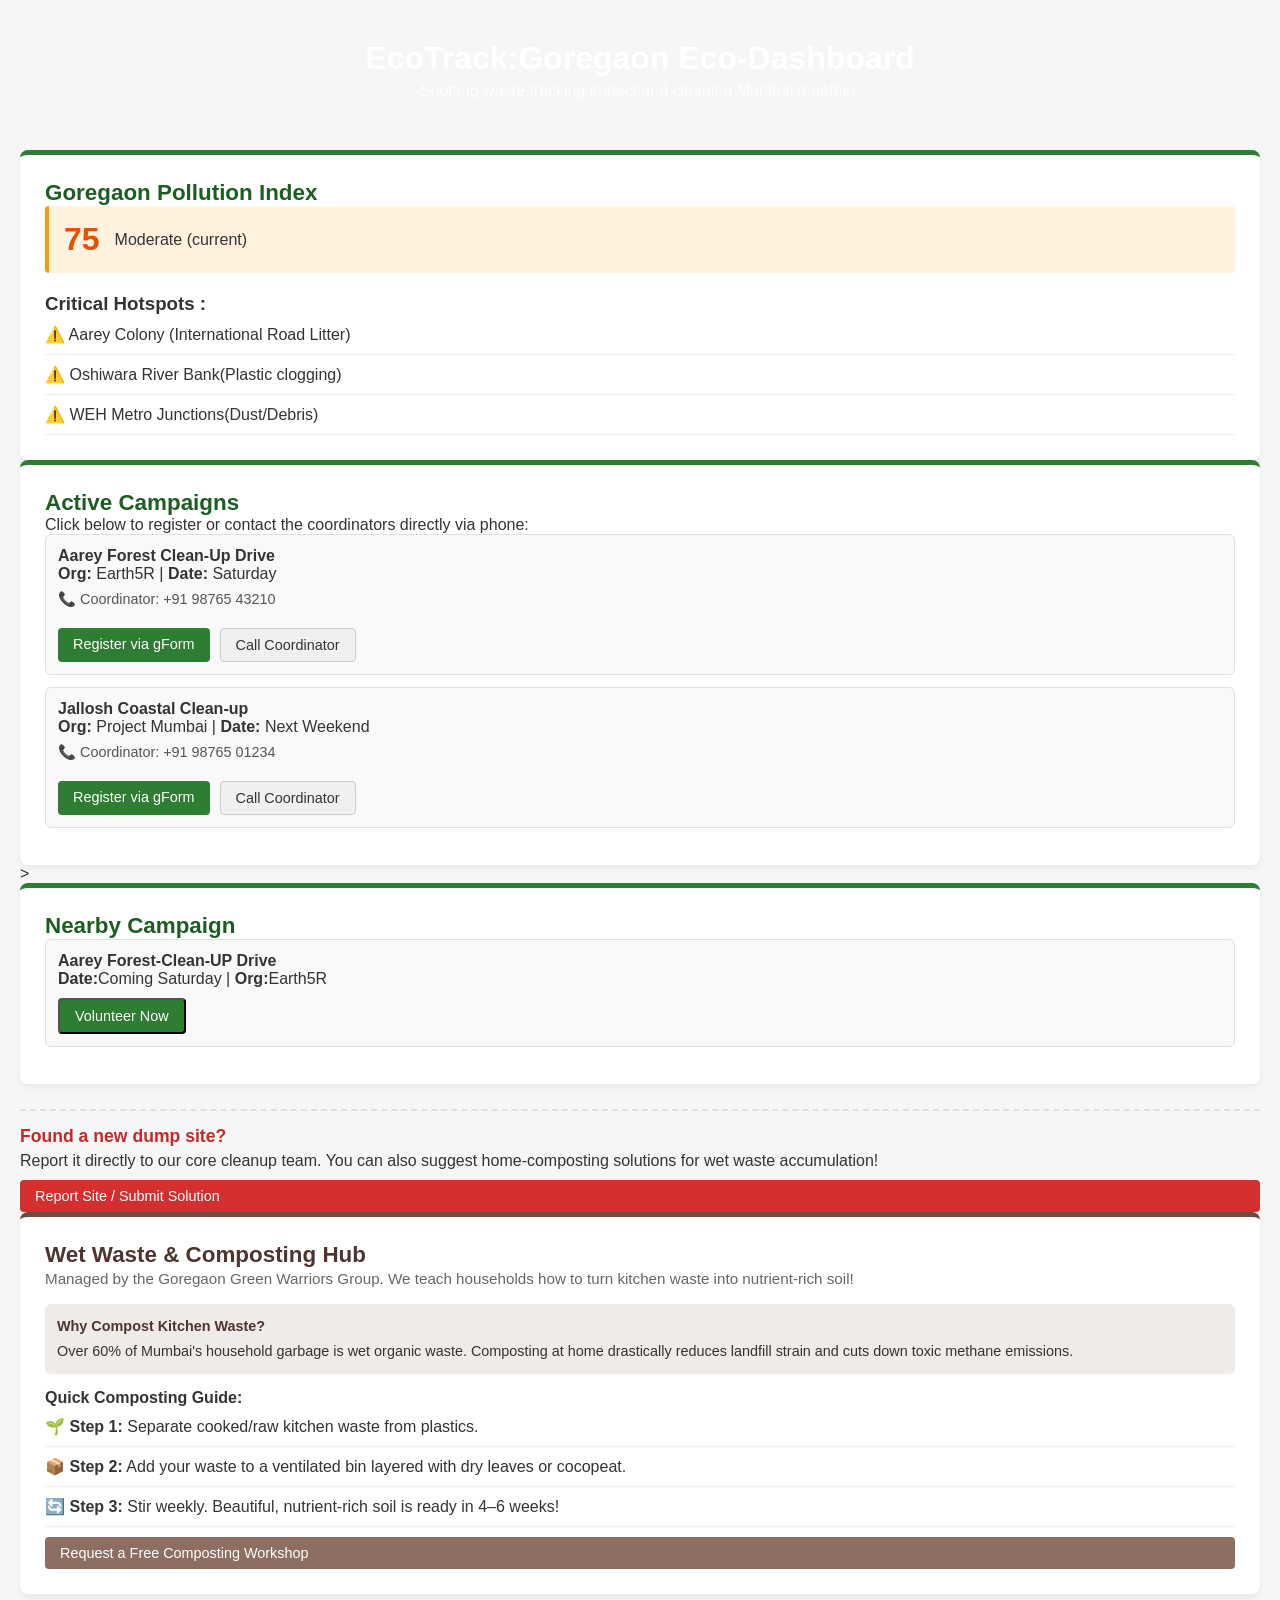
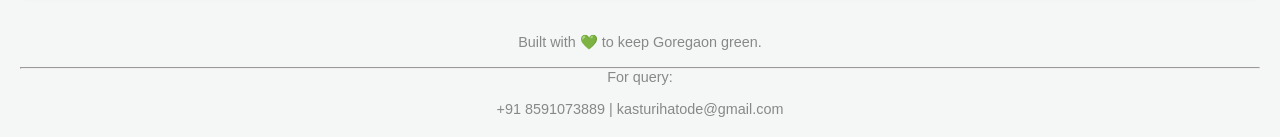
<file: index.html>
<!DOCTYPE html>
<html lang="en">

<head>
    <meta charset="UTF-8">
    <meta name="viewport" content="width = device-width,initial-scale = 1.0">
    <title>EcoTrack Goregaon</title>
    <link rel="stylesheet" href="style.css">
</head>

<body>

    <header class="main-header">
        <h1>EcoTrack:Goregaon Eco-Dashboard</h1>
        <p>Spotting waste,tracking impact,and cleaning Mumbai together.</p>
    </header>
    <main class="dashboard-container">

        <!--SECTION 1:POLLUTION INDEX-->

        <section class="card pollution-box">
            <h2>Goregaon Pollution Index</h2>
            <div class="aqi-badge">
                <span class="aqi-num">75</span>
                <span class="aqi-status">Moderate (current)</span>
            </div>
            <h3>Critical Hotspots : </h3>
            <ul>
                <li>⚠️ Aarey Colony (International Road Litter)</li>
                <li>⚠️ Oshiwara River Bank(Plastic clogging)</li>
                <li>⚠️ WEH Metro Junctions(Dust/Debris)</li>
            </ul>
        </section>

        <!-- SECTION 2: NEARBY CAMPAIGNS & CONTACTS -->
        <section class="card campaign-box">
            <h2>Active Campaigns</h2>
            <p>Click below to register or contact the coordinators directly via phone:</p>

            <div class="campaign-item">
                <h4>Aarey Forest Clean-Up Drive</h4>
                <p><strong>Org:</strong> Earth5R | <strong>Date:</strong> Saturday</p>
                <p class="contact-info">📞 Coordinator: +91 98765 43210</p>
                <div class="action-buttons">
                    <!-- Paste your Google Form URL inside href="..." -->
                    <a href="https://docs.google.com/forms/d/e/1FAIpQLSfRad61woTZu24SVTiP5c19MCxkh9Nwj5m_m9GhPQUNgiiftA/viewform?usp=header"
                        target="_blank" class="btn">Register via gForm</a>
                    <a href="tel:+91 8591073889" class="btn btn-secondary">Call Coordinator</a>
                </div>
            </div>

            <div class="campaign-item">
                <h4>Jallosh Coastal Clean-up</h4>
                <p><strong>Org:</strong> Project Mumbai | <strong>Date:</strong> Next Weekend</p>
                <p class="contact-info">📞 Coordinator: +91 98765 01234</p>
                <div class="action-buttons">
                    <!-- Paste your Google Form URL inside href="..." -->
                    <a href="https://docs.google.com/forms/d/e/1FAIpQLScT5Bg3nO4hz_8Oov3rBMi45OaL6nkvok1NahXNwFlqKpDMNQ/viewform?usp=publish-editor"
                        target="_blank" class="btn">Register via gForm</a>
                    <a href="tel:+91 8591073889" class="btn btn-secondary">Call Coordinator</a>
                </div>
            </div>
        </section>

        <!--SECTION3:CAMPAIGNS YOU CAN JOIN-->>
        <section class="card campaign-box">
            <h2>Nearby Campaign</h2>
            <div class="campaign-item">
                <h4>Aarey Forest-Clean-UP Drive</h4>
                <p><strong>Date:</strong>Coming Saturday | <strong>Org:</strong>Earth5R</p>
                <button class="btn" onclick="confirmVolunteer()">Volunteer Now</button>
              
            </div>
        </section>
        <!-- includes the gForm solution reporting -->
        <div class="report-box">
            <h3>Found a new dump site?</h3>
            <p>Report it directly to our core cleanup team. You can also suggest home-composting solutions for wet waste
                accumulation!</p>
            <a href="https://forms.google.com/YOUR-REPORT-FORM" target="_blank" class="btn btn-alert">Report Site /
                Submit Solution</a>
        </div>
        <!-- SECTION 3: WET WASTE & COMPOSTING AWARENESS (NEW 3RD GROUP) -->
        <section class="card compost-box">
            <h2>Wet Waste & Composting Hub</h2>
            <p class="section-intro">Managed by the Goregaon Green Warriors Group. We teach households how to turn
                kitchen waste into nutrient-rich soil!</p>

            <div class="compost-card">
                <h4>Why Compost Kitchen Waste?</h4>
                <p>Over 60% of Mumbai's household garbage is wet organic waste. Composting at home drastically reduces
                    landfill strain and cuts down toxic methane emissions.</p>
            </div>

            <div class="compost-resources">
                <h4>Quick Composting Guide:</h4>
                <ul>
                    <li>🌱 <strong>Step 1:</strong> Separate cooked/raw kitchen waste from plastics.</li>
                    <li>📦 <strong>Step 2:</strong> Add your waste to a ventilated bin layered with dry leaves or
                        cocopeat.</li>
                    <li>🔄 <strong>Step 3:</strong> Stir weekly. Beautiful, nutrient-rich soil is ready in 4–6 weeks!
                    </li>
                </ul>
            </div>

            <a href="https://forms.google.com/YOUR-COMPOST-FORM" target="_blank" class="btn btn-compost">Request a Free
                Composting Workshop</a>
        </section>
    </main>
    <footer class="main-footer">
        <p>Built with 💚 to keep Goregaon green.</p><br>
        <hr>
        <p>For query:
        <p><br>
        <p>+91 8591073889 | kasturihatode@gmail.com</p>
    </footer>
    <script>
    function confirmVolunteer() {
    let response = confirm("Are you sure you want to volunteer for this campaign?");
    if (response) {
        // What happens if they click "Yes/OK"
        alert("Thank you for volunteering!");
        // window.location.href = "your-success-page.html"; // Optional redirect
    } else {
        // What happens if they click "No/Cancel"
        console.log("User canceled.");
    }
}
</script>
</body>

</html>
</file>
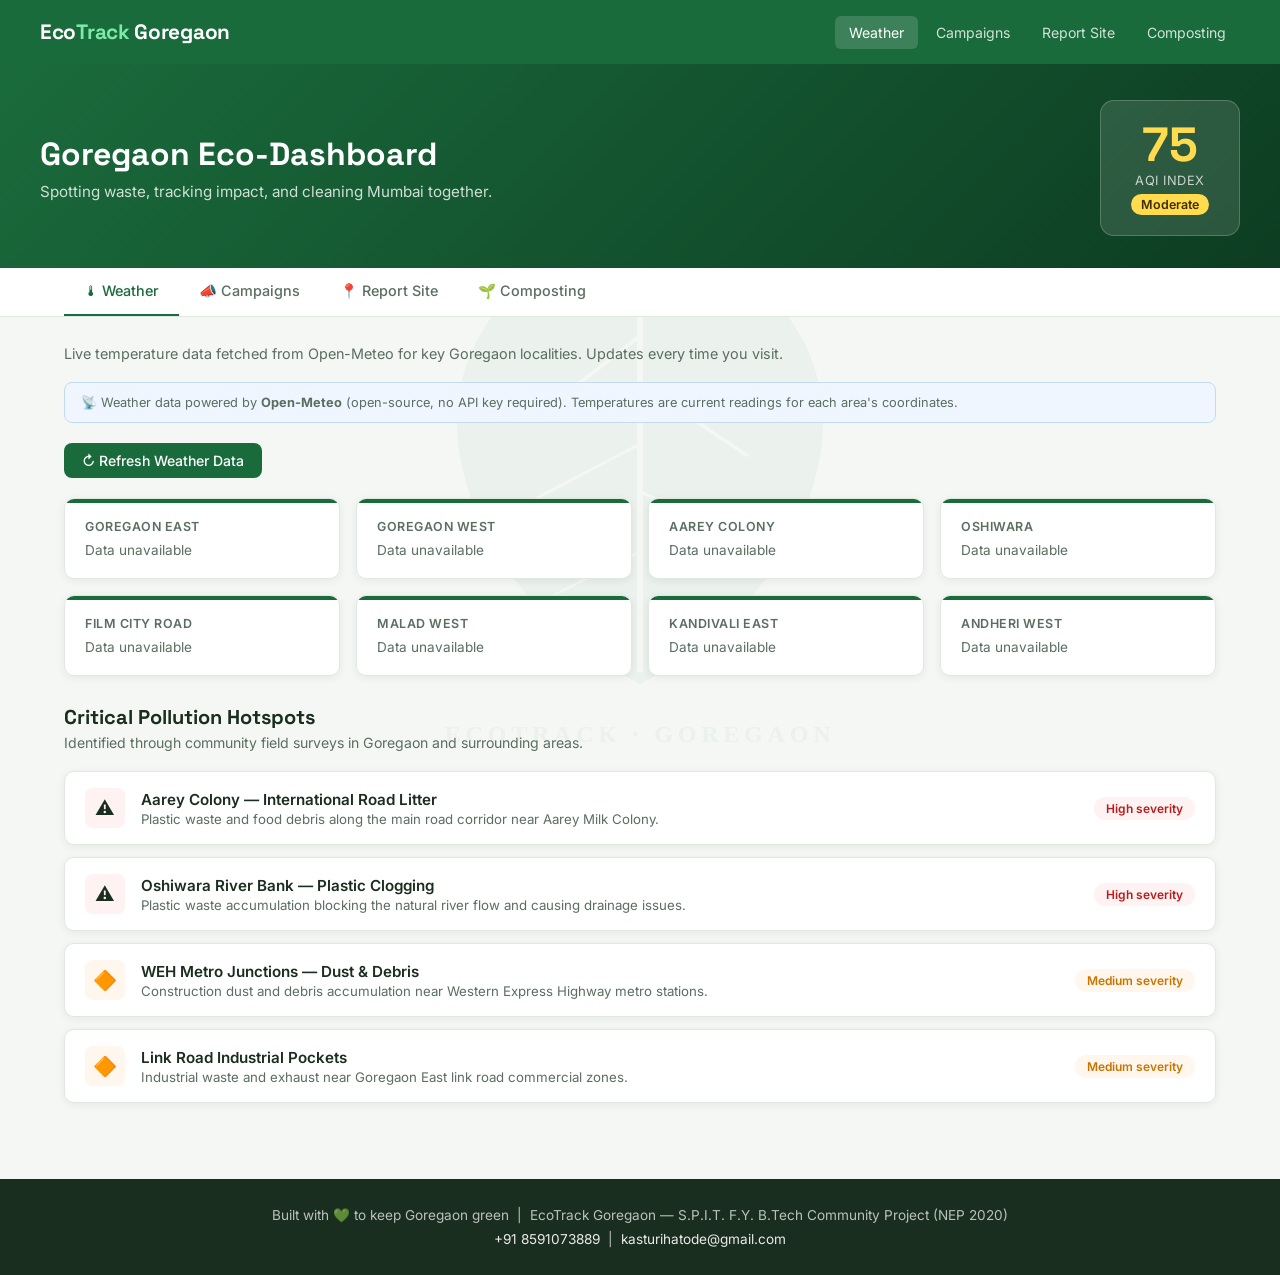
<file: ecotrack_goregaon.html>
<!DOCTYPE html>
<html lang="en">
<head>
<meta charset="UTF-8">
<meta name="viewport" content="width=device-width,initial-scale=1.0">
<title>EcoTrack Goregaon</title>
<link rel="preconnect" href="https://fonts.googleapis.com">
<link href="https://fonts.googleapis.com/css2?family=Inter:wght@400;500;600&family=Space+Grotesk:wght@500;700&display=swap" rel="stylesheet">
<style>
*{margin:0;padding:0;box-sizing:border-box;}
:root{
  --green:#1a6b3c;--green-light:#e8f5ee;--green-mid:#2d8653;
  --amber:#c97400;--amber-light:#fff7e6;
  --red:#b91c1c;--red-light:#fef2f2;
  --blue:#1a56a4;--blue-light:#eff6ff;
  --bg:#f5f7f5;--surface:#fff;--border:#e0e8e2;
  --text:#1a2e1f;--muted:#5a6e61;
  --radius:10px;--shadow:0 2px 8px rgba(0,40,20,0.07);
}
body{font-family:'Inter',sans-serif;background:var(--bg);color:var(--text);min-height:100vh;position:relative;}
.watermark{position:fixed;inset:0;pointer-events:none;z-index:0;display:flex;align-items:center;justify-content:center;overflow:hidden;}
.watermark svg{width:min(70vw,600px);height:auto;opacity:0.045;}
.header,.tabs-bar,.hero,.main,.footer{position:relative;z-index:1;}

/* Header */
.header{background:var(--green);color:#fff;padding:0 24px;}
.header-inner{max-width:1200px;margin:0 auto;display:flex;align-items:center;justify-content:space-between;height:64px;}
.logo{font-family:'Space Grotesk',sans-serif;font-size:1.3rem;font-weight:700;letter-spacing:-0.3px;}
.logo span{color:#7deba8;}
.nav{display:flex;gap:4px;}
.nav a{color:rgba(255,255,255,0.8);text-decoration:none;padding:8px 14px;border-radius:6px;font-size:0.88rem;cursor:pointer;transition:background 0.15s;}
.nav a:hover,.nav a.active{background:rgba(255,255,255,0.15);color:#fff;}

/* Hero strip */
.hero{background:linear-gradient(135deg,#1a6b3c 0%,#0d3d22 100%);color:#fff;padding:36px 24px 32px;}
.hero-inner{max-width:1200px;margin:0 auto;display:grid;grid-template-columns:1fr auto;gap:24px;align-items:center;}
.hero h1{font-family:'Space Grotesk',sans-serif;font-size:2rem;font-weight:700;line-height:1.2;margin-bottom:8px;}
.hero p{opacity:.8;font-size:0.95rem;}
.aqi-hero{background:rgba(255,255,255,0.12);border:1px solid rgba(255,255,255,0.2);border-radius:14px;padding:20px 28px;text-align:center;min-width:140px;}
.aqi-num{font-family:'Space Grotesk',sans-serif;font-size:3rem;font-weight:700;color:#ffdb4d;line-height:1;}
.aqi-label{font-size:0.8rem;opacity:.75;margin-top:4px;text-transform:uppercase;letter-spacing:.5px;}
.aqi-status{display:inline-block;margin-top:6px;background:#ffdb4d;color:#3d2f00;font-size:0.78rem;font-weight:600;padding:3px 10px;border-radius:20px;}

/* Tabs */
.tabs-bar{background:var(--surface);border-bottom:1px solid var(--border);position:sticky;top:0;z-index:100;}
.tabs-inner{max-width:1200px;margin:0 auto;display:flex;padding:0 24px;}
.tab{padding:14px 20px;font-size:0.9rem;font-weight:500;color:var(--muted);cursor:pointer;border-bottom:2.5px solid transparent;transition:all 0.15s;white-space:nowrap;}
.tab.active{color:var(--green);border-bottom-color:var(--green);}
.tab:hover{color:var(--text);}

/* Main */
.main{max-width:1200px;margin:0 auto;padding:28px 24px;}
.section{display:none;}
.section.active{display:block;}

/* Weather Grid */
.weather-intro{font-size:0.9rem;color:var(--muted);margin-bottom:20px;}
.weather-grid{display:grid;grid-template-columns:repeat(auto-fill,minmax(220px,1fr));gap:16px;margin-bottom:28px;}
.weather-card{background:var(--surface);border:1px solid var(--border);border-radius:var(--radius);padding:20px;box-shadow:var(--shadow);position:relative;overflow:hidden;}
.weather-card::before{content:'';position:absolute;top:0;left:0;right:0;height:4px;background:var(--green);}
.weather-card.hot::before{background:#e05c00;}
.weather-card.cool::before{background:#2277cc;}
.wc-name{font-size:0.78rem;font-weight:600;color:var(--muted);text-transform:uppercase;letter-spacing:.5px;margin-bottom:8px;}
.wc-temp{font-family:'Space Grotesk',sans-serif;font-size:2.4rem;font-weight:700;color:var(--text);line-height:1;}
.wc-unit{font-size:1rem;color:var(--muted);}
.wc-meta{margin-top:10px;display:flex;gap:12px;flex-wrap:wrap;}
.wc-pill{font-size:0.78rem;background:var(--bg);border:1px solid var(--border);border-radius:20px;padding:3px 10px;color:var(--muted);}
.wc-pill.rain{background:var(--blue-light);color:var(--blue);border-color:#c3daf5;}
.loading-pulse{animation:pulse 1.4s ease-in-out infinite;}
@keyframes pulse{0%,100%{opacity:1;}50%{opacity:.4;}}
.weather-note{font-size:0.8rem;color:var(--muted);background:var(--blue-light);border:1px solid #c3daf5;border-radius:8px;padding:12px 16px;margin-bottom:20px;}
.refresh-btn{background:var(--green);color:#fff;border:none;border-radius:8px;padding:9px 18px;font-size:0.88rem;font-weight:500;cursor:pointer;margin-bottom:20px;font-family:inherit;transition:background 0.15s;}
.refresh-btn:hover{background:var(--green-mid);}
.refresh-btn:disabled{opacity:.5;cursor:not-allowed;}

/* Hotspots */
.section-heading{font-family:'Space Grotesk',sans-serif;font-size:1.25rem;font-weight:700;margin-bottom:4px;}
.section-sub{font-size:0.88rem;color:var(--muted);margin-bottom:20px;}
.hotspot-list{display:flex;flex-direction:column;gap:12px;}
.hotspot{background:var(--surface);border:1px solid var(--border);border-radius:var(--radius);padding:16px 20px;display:flex;align-items:center;gap:16px;box-shadow:var(--shadow);}
.hotspot-icon{width:40px;height:40px;border-radius:8px;display:flex;align-items:center;justify-content:center;font-size:1.2rem;flex-shrink:0;}
.hotspot-icon.high{background:#fef2f2;}
.hotspot-icon.med{background:#fff7ed;}
.hs-name{font-weight:600;font-size:0.95rem;}
.hs-desc{font-size:0.83rem;color:var(--muted);margin-top:2px;}
.hs-badge{margin-left:auto;font-size:0.75rem;font-weight:600;padding:4px 12px;border-radius:20px;white-space:nowrap;}
.hs-badge.high{background:#fef2f2;color:var(--red);}
.hs-badge.med{background:#fff7ed;color:#c97400;}

/* Campaigns */
.campaigns-grid{display:grid;grid-template-columns:repeat(auto-fill,minmax(320px,1fr));gap:20px;}
.camp-card{background:var(--surface);border:1px solid var(--border);border-radius:var(--radius);padding:22px;box-shadow:var(--shadow);}
.camp-header{display:flex;justify-content:space-between;align-items:flex-start;margin-bottom:12px;}
.camp-title{font-weight:600;font-size:1rem;line-height:1.3;}
.camp-badge{font-size:0.72rem;font-weight:600;padding:3px 10px;border-radius:20px;flex-shrink:0;margin-left:8px;}
.camp-badge.active{background:#e8f5ee;color:var(--green);}
.camp-badge.upcoming{background:var(--amber-light);color:var(--amber);}
.camp-org{font-size:0.82rem;color:var(--muted);margin-bottom:10px;}
.camp-meta{display:flex;flex-direction:column;gap:6px;margin-bottom:14px;}
.camp-row{display:flex;align-items:flex-start;gap:8px;font-size:0.84rem;}
.camp-row-icon{color:var(--muted);flex-shrink:0;margin-top:1px;}
.camp-row span{color:var(--muted);}
.camp-row strong{color:var(--text);}
.camp-actions{display:flex;gap:8px;flex-wrap:wrap;}
.btn{display:inline-block;padding:8px 16px;border-radius:8px;font-size:0.85rem;font-weight:500;cursor:pointer;text-decoration:none;border:none;font-family:inherit;transition:all 0.15s;}
.btn-primary{background:var(--green);color:#fff;}
.btn-primary:hover{background:var(--green-mid);}
.btn-outline{background:transparent;border:1px solid var(--border);color:var(--text);}
.btn-outline:hover{background:var(--bg);}
.btn-danger{background:var(--red);color:#fff;}
.btn-danger:hover{background:#991b1b;}

/* Report form */
.report-form{background:var(--surface);border:1px solid var(--border);border-radius:var(--radius);padding:28px;box-shadow:var(--shadow);max-width:720px;}
.form-group{margin-bottom:20px;}
.form-label{display:block;font-size:0.85rem;font-weight:600;margin-bottom:6px;color:var(--text);}
.form-label span{color:var(--red);margin-left:2px;}
.form-input,.form-select,.form-textarea{width:100%;padding:10px 14px;border:1px solid var(--border);border-radius:8px;font-size:0.9rem;font-family:inherit;color:var(--text);background:var(--surface);transition:border-color 0.15s;}
.form-input:focus,.form-select:focus,.form-textarea:focus{outline:none;border-color:var(--green);box-shadow:0 0 0 3px rgba(26,107,60,0.1);}
.form-textarea{resize:vertical;min-height:100px;}
.upload-zone{border:2px dashed var(--border);border-radius:var(--radius);padding:32px;text-align:center;cursor:pointer;transition:all 0.15s;background:var(--bg);position:relative;}
.upload-zone:hover{border-color:var(--green);background:var(--green-light);}
.upload-zone.drag-over{border-color:var(--green);background:var(--green-light);}
.upload-icon{font-size:2rem;margin-bottom:8px;color:var(--muted);}
.upload-text{font-size:0.9rem;color:var(--muted);}
.upload-text strong{color:var(--green);}
.upload-sub{font-size:0.78rem;color:var(--muted);margin-top:4px;}
#fileInput{position:absolute;inset:0;opacity:0;cursor:pointer;}
.preview-grid{display:grid;grid-template-columns:repeat(auto-fill,minmax(110px,1fr));gap:10px;margin-top:14px;}
.preview-item{position:relative;aspect-ratio:1;border-radius:8px;overflow:hidden;border:1px solid var(--border);}
.preview-item img{width:100%;height:100%;object-fit:cover;}
.preview-remove{position:absolute;top:4px;right:4px;background:rgba(0,0,0,0.6);color:#fff;border:none;border-radius:50%;width:22px;height:22px;display:flex;align-items:center;justify-content:center;cursor:pointer;font-size:0.7rem;}
.form-row{display:grid;grid-template-columns:1fr 1fr;gap:16px;}
.severity-group{display:flex;gap:8px;flex-wrap:wrap;}
.severity-btn{padding:7px 16px;border-radius:20px;border:1px solid var(--border);background:var(--bg);font-size:0.83rem;cursor:pointer;font-family:inherit;transition:all 0.15s;}
.severity-btn.selected.low{background:#e8f5ee;border-color:#a7d5b8;color:var(--green);}
.severity-btn.selected.med{background:#fff7ed;border-color:#fbbf84;color:var(--amber);}
.severity-btn.selected.high{background:var(--red-light);border-color:#fca5a5;color:var(--red);}
.submit-btn{width:100%;padding:13px;background:var(--green);color:#fff;border:none;border-radius:8px;font-size:0.95rem;font-weight:600;cursor:pointer;font-family:inherit;transition:background 0.15s;}
.submit-btn:hover{background:var(--green-mid);}
.success-banner{background:#e8f5ee;border:1px solid #a7d5b8;border-radius:8px;padding:16px 20px;color:var(--green);font-weight:500;margin-bottom:20px;display:none;}

/* Composting */
.info-card{background:var(--surface);border:1px solid var(--border);border-radius:var(--radius);padding:24px;box-shadow:var(--shadow);margin-bottom:20px;}
.info-card h3{font-family:'Space Grotesk',sans-serif;font-size:1rem;font-weight:700;margin-bottom:12px;}
.steps-list{display:flex;flex-direction:column;gap:12px;}
.step{display:flex;gap:14px;align-items:flex-start;}
.step-num{width:28px;height:28px;background:var(--green);color:#fff;border-radius:50%;display:flex;align-items:center;justify-content:center;font-size:0.8rem;font-weight:700;flex-shrink:0;margin-top:1px;}
.step-text{font-size:0.9rem;line-height:1.5;}
.step-text strong{color:var(--green);}
.tip-grid{display:grid;grid-template-columns:repeat(auto-fill,minmax(220px,1fr));gap:14px;margin-top:16px;}
.tip{background:var(--green-light);border:1px solid #c3dba8;border-radius:8px;padding:14px 16px;font-size:0.85rem;line-height:1.5;}
.tip strong{display:block;color:var(--green);margin-bottom:4px;font-size:0.88rem;}

/* Footer */
.footer{background:var(--text);color:rgba(255,255,255,0.7);text-align:center;padding:28px 24px;font-size:0.85rem;margin-top:48px;}
.footer a{color:rgba(255,255,255,0.9);text-decoration:none;}

/* Responsive */
@media(max-width:640px){
  .hero-inner{grid-template-columns:1fr;}
  .aqi-hero{display:none;}
  .form-row{grid-template-columns:1fr;}
  .tabs-inner{overflow-x:auto;}
  .header-inner{gap:12px;}
  .nav{display:none;}
}
</style>
</head>
<body>

<div class="watermark" aria-hidden="true">
  <svg viewBox="0 0 500 510" xmlns="http://www.w3.org/2000/svg" fill="none">
    <path d="M250 60 C310 80 420 140 400 260 C380 370 290 430 250 450 C210 430 120 370 100 260 C80 140 190 80 250 60Z" fill="#1a6b3c"/>
    <line x1="250" y1="70" x2="250" y2="440" stroke="#fff" stroke-width="5"/>
    <line x1="250" y1="160" x2="160" y2="230" stroke="#fff" stroke-width="3"/>
    <line x1="250" y1="200" x2="340" y2="260" stroke="#fff" stroke-width="3"/>
    <line x1="250" y1="250" x2="145" y2="305" stroke="#fff" stroke-width="2.5"/>
    <line x1="250" y1="290" x2="355" y2="335" stroke="#fff" stroke-width="2.5"/>
    <line x1="250" y1="340" x2="170" y2="380" stroke="#fff" stroke-width="2"/>
    <text x="250" y="498" text-anchor="middle" font-family="Georgia,serif" font-size="20" font-weight="700" fill="#1a6b3c" letter-spacing="4">ECOTRACK · GOREGAON</text>
  </svg>
</div>
<header class="header">
  <div class="header-inner">
    <div class="logo">Eco<span>Track</span> Goregaon</div>
    <nav class="nav">
      <a class="active" onclick="switchTab('weather')">Weather</a>
      <a onclick="switchTab('campaigns')">Campaigns</a>
      <a onclick="switchTab('report')">Report Site</a>
      <a onclick="switchTab('compost')">Composting</a>
    </nav>
  </div>
</header>

<div class="hero">
  <div class="hero-inner">
    <div>
      <h1>Goregaon Eco-Dashboard</h1>
      <p>Spotting waste, tracking impact, and cleaning Mumbai together.</p>
    </div>
    <div class="aqi-hero">
      <div class="aqi-num" id="heroAqi">75</div>
      <div class="aqi-label">AQI Index</div>
      <div class="aqi-status" id="heroStatus">Moderate</div>
    </div>
  </div>
</div>

<div class="tabs-bar">
  <div class="tabs-inner">
    <div class="tab active" onclick="switchTab('weather')">🌡 Weather</div>
    <div class="tab" onclick="switchTab('campaigns')">📣 Campaigns</div>
    <div class="tab" onclick="switchTab('report')">📍 Report Site</div>
    <div class="tab" onclick="switchTab('compost')">🌱 Composting</div>
  </div>
</div>

<div class="main">

  <!-- WEATHER TAB -->
  <div class="section active" id="sec-weather">
    <p class="weather-intro">Live temperature data fetched from Open-Meteo for key Goregaon localities. Updates every time you visit.</p>
    <div class="weather-note">📡 Weather data powered by <strong>Open-Meteo</strong> (open-source, no API key required). Temperatures are current readings for each area's coordinates.</div>
    <button class="refresh-btn" id="refreshBtn" onclick="loadWeather()">↻ Refresh Weather Data</button>
    <div class="weather-grid" id="weatherGrid">
      <!-- cards inserted by JS -->
    </div>

    <div class="section-heading">Critical Pollution Hotspots</div>
    <p class="section-sub">Identified through community field surveys in Goregaon and surrounding areas.</p>
    <div class="hotspot-list">
      <div class="hotspot">
        <div class="hotspot-icon high">⚠️</div>
        <div>
          <div class="hs-name">Aarey Colony — International Road Litter</div>
          <div class="hs-desc">Plastic waste and food debris along the main road corridor near Aarey Milk Colony.</div>
        </div>
        <div class="hs-badge high">High severity</div>
      </div>
      <div class="hotspot">
        <div class="hotspot-icon high">⚠️</div>
        <div>
          <div class="hs-name">Oshiwara River Bank — Plastic Clogging</div>
          <div class="hs-desc">Plastic waste accumulation blocking the natural river flow and causing drainage issues.</div>
        </div>
        <div class="hs-badge high">High severity</div>
      </div>
      <div class="hotspot">
        <div class="hotspot-icon med">🔶</div>
        <div>
          <div class="hs-name">WEH Metro Junctions — Dust & Debris</div>
          <div class="hs-desc">Construction dust and debris accumulation near Western Express Highway metro stations.</div>
        </div>
        <div class="hs-badge med">Medium severity</div>
      </div>
      <div class="hotspot">
        <div class="hotspot-icon med">🔶</div>
        <div>
          <div class="hs-name">Link Road Industrial Pockets</div>
          <div class="hs-desc">Industrial waste and exhaust near Goregaon East link road commercial zones.</div>
        </div>
        <div class="hs-badge med">Medium severity</div>
      </div>
    </div>
  </div>

  <!-- CAMPAIGNS TAB -->
  <div class="section" id="sec-campaigns">
    <div class="section-heading">Active & Upcoming Campaigns</div>
    <p class="section-sub">Join community-organized drives across Goregaon and nearby areas. Register or call the coordinator directly.</p>
    <div class="campaigns-grid">

      <div class="camp-card">
        <div class="camp-header">
          <div class="camp-title">Aarey Forest Clean-Up Drive</div>
          <div class="camp-badge active">Active</div>
        </div>
        <div class="camp-org">Organized by: <strong>Earth5R</strong></div>
        <div class="camp-meta">
          <div class="camp-row"><span class="camp-row-icon">📅</span><div><span>Date: </span><strong>This Saturday, June 21, 2026</strong></div></div>
          <div class="camp-row"><span class="camp-row-icon">📍</span><div><span>Address: </span><strong>Aarey Milk Colony Gate No. 2, Goregaon East, Mumbai 400065</strong></div></div>
          <div class="camp-row"><span class="camp-row-icon">⏰</span><div><span>Time: </span><strong>7:00 AM – 10:00 AM</strong></div></div>
          <div class="camp-row"><span class="camp-row-icon">📞</span><div><span>Coordinator: </span><strong>+91 98765 43210</strong></div></div>
          <div class="camp-row"><span class="camp-row-icon">👥</span><div><span>Volunteers needed: </span><strong>25 (12 registered)</strong></div></div>
        </div>
        <div class="camp-actions">
          <a href="https://docs.google.com/forms/d/e/1FAIpQLSfRad61woTZu24SVTiP5c19MCxkh9Nwj5m_m9GhPQUNgiiftA/viewform?usp=header" target="_blank" class="btn btn-primary">Register Now</a>
          <a href="tel:+919876543210" class="btn btn-outline">📞 Call</a>
        </div>
      </div>

      <div class="camp-card">
        <div class="camp-header">
          <div class="camp-title">Jallosh Coastal Clean-Up Drive</div>
          <div class="camp-badge upcoming">Upcoming</div>
        </div>
        <div class="camp-org">Organized by: <strong>Project Mumbai</strong></div>
        <div class="camp-meta">
          <div class="camp-row"><span class="camp-row-icon">📅</span><div><span>Date: </span><strong>Saturday, June 28, 2026</strong></div></div>
          <div class="camp-row"><span class="camp-row-icon">📍</span><div><span>Address: </span><strong>Versova Beach Parking Lot, Andheri West, Mumbai 400061</strong></div></div>
          <div class="camp-row"><span class="camp-row-icon">⏰</span><div><span>Time: </span><strong>6:30 AM – 9:30 AM</strong></div></div>
          <div class="camp-row"><span class="camp-row-icon">📞</span><div><span>Coordinator: </span><strong>+91 98765 01234</strong></div></div>
          <div class="camp-row"><span class="camp-row-icon">👥</span><div><span>Volunteers needed: </span><strong>50 (8 registered)</strong></div></div>
        </div>
        <div class="camp-actions">
          <a href="https://docs.google.com/forms/d/e/1FAIpQLScT5Bg3nO4hz_8Oov3rBMi45OaL6nkvok1NahXNwFlqKpDMNQ/viewform?usp=publish-editor" target="_blank" class="btn btn-primary">Register Now</a>
          <a href="tel:+919876501234" class="btn btn-outline">📞 Call</a>
        </div>
      </div>

      <div class="camp-card">
        <div class="camp-header">
          <div class="camp-title">Oshiwara River Bank Restoration</div>
          <div class="camp-badge upcoming">Upcoming</div>
        </div>
        <div class="camp-org">Organized by: <strong>Goregaon Green Warriors</strong></div>
        <div class="camp-meta">
          <div class="camp-row"><span class="camp-row-icon">📅</span><div><span>Date: </span><strong>Sunday, July 6, 2026</strong></div></div>
          <div class="camp-row"><span class="camp-row-icon">📍</span><div><span>Address: </span><strong>Oshiwara River, near Film City Road, Goregaon West, Mumbai 400104</strong></div></div>
          <div class="camp-row"><span class="camp-row-icon">⏰</span><div><span>Time: </span><strong>8:00 AM – 12:00 PM</strong></div></div>
          <div class="camp-row"><span class="camp-row-icon">📞</span><div><span>Coordinator: </span><strong>+91 85910 73889</strong></div></div>
          <div class="camp-row"><span class="camp-row-icon">👥</span><div><span>Volunteers needed: </span><strong>30 (5 registered)</strong></div></div>
        </div>
        <div class="camp-actions">
          <a href="https://docs.google.com/forms/d/e/1FAIpQLSfRad61woTZu24SVTiP5c19MCxkh9Nwj5m_m9GhPQUNgiiftA/viewform?usp=header" target="_blank" class="btn btn-primary">Register via gForm</a>
          <a href="tel:+918591073889" class="btn btn-outline">📞 Call</a>
        </div>
      </div>

      <div class="camp-card">
        <div class="camp-header">
          <div class="camp-title">Goregaon West Plastic-Free Walk</div>
          <div class="camp-badge active">Active</div>
        </div>
        <div class="camp-org">Organized by: <strong>Mumbai CleanCity NGO</strong></div>
        <div class="camp-meta">
          <div class="camp-row"><span class="camp-row-icon">📅</span><div><span>Date: </span><strong>Every Sunday, ongoing</strong></div></div>
          <div class="camp-row"><span class="camp-row-icon">📍</span><div><span>Address: </span><strong>Oberoi Mall Gate, S.V. Road, Goregaon West, Mumbai 400104</strong></div></div>
          <div class="camp-row"><span class="camp-row-icon">⏰</span><div><span>Time: </span><strong>7:30 AM – 9:00 AM</strong></div></div>
          <div class="camp-row"><span class="camp-row-icon">📞</span><div><span>Coordinator: </span><strong>+91 98200 12345</strong></div></div>
          <div class="camp-row"><span class="camp-row-icon">👥</span><div><span>Open to all — walk-ins welcome</span></div></div>
        </div>
        <div class="camp-actions">
          <a href="https://docs.google.com/forms/d/e/1FAIpQLScT5Bg3nO4hz_8Oov3rBMi45OaL6nkvok1NahXNwFlqKpDMNQ/viewform?usp=publish-editor" target="_blank" class="btn btn-primary">Register via gForm</a>
          <a href="https://maps.google.com/?q=Oberoi+Mall+Goregaon+West+Mumbai" target="_blank" class="btn btn-outline">📍 View Map</a>
        </div>
      </div>

    </div>
  </div>

  <!-- REPORT TAB -->
  <div class="section" id="sec-report">
    <div class="section-heading">Report a Pollution Site</div>
    <p class="section-sub">Found a new dump site or pollution hotspot? Document it here — our team reviews and maps every verified report.</p>

    <div class="success-banner" id="successBanner">
      ✅ Report submitted successfully! Our team will review and map it within 24 hours. Thank you for helping keep Goregaon clean.
    </div>

    <div class="report-form">
      <div class="form-group">
        <label class="form-label">Location / Area Name <span>*</span></label>
        <input class="form-input" id="locName" placeholder="e.g. Behind Oberoi Mall, Goregaon West" type="text">
      </div>
      <div class="form-row">
        <div class="form-group">
          <label class="form-label">Nearest Landmark</label>
          <input class="form-input" id="landmark" placeholder="e.g. Near Poisar Bus Depot" type="text">
        </div>
        <div class="form-group">
          <label class="form-label">Pollution Type <span>*</span></label>
          <select class="form-select" id="pollType">
            <option value="">Select type...</option>
            <option>Plastic waste dumping</option>
            <option>Open sewage / drainage</option>
            <option>Construction debris</option>
            <option>Industrial effluent</option>
            <option>Air pollution source</option>
            <option>Water body contamination</option>
            <option>Other</option>
          </select>
        </div>
      </div>

      <div class="form-group">
        <label class="form-label">Severity Level <span>*</span></label>
        <div class="severity-group" id="severityGroup">
          <button class="severity-btn low" onclick="selectSeverity(this,'low')">🟢 Low</button>
          <button class="severity-btn med" onclick="selectSeverity(this,'med')">🟡 Moderate</button>
          <button class="severity-btn high" onclick="selectSeverity(this,'high')">🔴 High</button>
        </div>
      </div>

      <div class="form-group">
        <label class="form-label">Description</label>
        <textarea class="form-textarea" id="description" placeholder="Describe what you see — approximate size of dump site, frequency of dumping, any other details..."></textarea>
      </div>

      <div class="form-group">
        <label class="form-label">Upload Photos <span>*</span></label>
        <div class="upload-zone" id="uploadZone">
          <input type="file" id="fileInput" accept="image/*" multiple onchange="handleFiles(this.files)">
          <div class="upload-icon">📷</div>
          <div class="upload-text"><strong>Click to upload</strong> or drag & drop images here</div>
          <div class="upload-sub">JPG, PNG, WEBP — up to 10 photos, max 5 MB each</div>
        </div>
        <div class="preview-grid" id="previewGrid"></div>
      </div>

      <div class="form-row">
        <div class="form-group">
          <label class="form-label">Your Name</label>
          <input class="form-input" id="reporterName" placeholder="Anonymous if left blank" type="text">
        </div>
        <div class="form-group">
          <label class="form-label">Contact (optional)</label>
          <input class="form-input" id="reporterContact" placeholder="Phone or email" type="text">
        </div>
      </div>

      <button class="submit-btn" onclick="submitReport()">Submit Report →</button>
    </div>
  </div>

  <!-- COMPOSTING TAB -->
  <div class="section" id="sec-compost">
    <div class="section-heading">Wet Waste & Composting Hub</div>
    <p class="section-sub">Managed by the Goregaon Green Warriors Group — turning kitchen waste into nutrient-rich soil.</p>

    <div class="info-card">
      <h3>Why Compost Your Kitchen Waste?</h3>
      <p style="font-size:.9rem;color:var(--muted);line-height:1.6;margin-bottom:16px;">Over 60% of Mumbai's household garbage is wet organic waste. Composting at home drastically reduces landfill strain, eliminates toxic methane emissions, and creates free fertiliser for your plants and gardens.</p>
      <div class="tip-grid">
        <div class="tip"><strong>♻️ Reduces landfill load</strong>Organic waste in landfills produces methane — 25× worse than CO₂ for climate impact.</div>
        <div class="tip"><strong>🌿 Free fertiliser</strong>Finished compost replaces chemical fertilisers and improves soil quality.</div>
        <div class="tip"><strong>💧 Saves water</strong>Compost-enriched soil holds moisture 3× better, reducing watering needs.</div>
        <div class="tip"><strong>🐛 No smell, no pests</strong>A well-managed compost bin has no odour and doesn't attract rodents.</div>
      </div>
    </div>

    <div class="info-card">
      <h3>Quick Home Composting Guide (3 steps)</h3>
      <div class="steps-list">
        <div class="step">
          <div class="step-num">1</div>
          <div class="step-text"><strong>Separate your waste.</strong> Collect raw and cooked kitchen scraps — vegetable peels, fruit waste, coffee grounds, eggshells. Keep it separate from plastics, glass, and dry waste.</div>
        </div>
        <div class="step">
          <div class="step-num">2</div>
          <div class="step-text"><strong>Layer into a ventilated bin.</strong> Add your wet waste into a pot with drainage holes. Layer each addition with dry brown material — dried leaves, cocopeat, or cardboard torn into small bits. The ratio is roughly 1:1 wet to dry.</div>
        </div>
        <div class="step">
          <div class="step-num">3</div>
          <div class="step-text"><strong>Stir weekly and wait.</strong> Turn the pile lightly once a week to aerate it. In 4–6 weeks, you'll have dark, crumbly, earth-smelling compost ready to use.</div>
        </div>
      </div>
    </div>

    <div class="info-card">
      <h3>Request a Free Composting Workshop</h3>
      <p style="font-size:.9rem;color:var(--muted);margin-bottom:16px;">Our Green Warriors team visits housing societies across Goregaon to run hands-on composting sessions — free of charge.</p>
      <a href="mailto:kasturihatode@gmail.com?subject=Composting%20Workshop%20Request" class="btn btn-primary">Request a Workshop via Email</a>
      <a href="tel:+918591073889" class="btn btn-outline" style="margin-left:8px;">📞 Call Us</a>
    </div>
  </div>

</div>

<footer class="footer">
  <p>Built with 💚 to keep Goregaon green &nbsp;|&nbsp; EcoTrack Goregaon — S.P.I.T. F.Y. B.Tech Community Project (NEP 2020)</p>
  <p style="margin-top:8px;"><a href="tel:+918591073889">+91 8591073889</a> &nbsp;|&nbsp; <a href="mailto:kasturihatode@gmail.com">kasturihatode@gmail.com</a></p>
</footer>

<script>
const LOCALITIES=[
  {name:"Goregaon East",lat:19.1663,lon:72.8526},
  {name:"Goregaon West",lat:19.1604,lon:72.8445},
  {name:"Aarey Colony",lat:19.1763,lon:72.8714},
  {name:"Oshiwara",lat:19.1530,lon:72.8330},
  {name:"Film City Road",lat:19.1710,lon:72.8600},
  {name:"Malad West",lat:19.1862,lon:72.8484},
  {name:"Kandivali East",lat:19.2041,lon:72.8615},
  {name:"Andheri West",lat:19.1275,lon:72.8347}
];

const wmoDescriptions={0:"Clear sky",1:"Mainly clear",2:"Partly cloudy",3:"Overcast",45:"Foggy",48:"Icy fog",51:"Light drizzle",61:"Slight rain",63:"Moderate rain",80:"Rain showers",95:"Thunderstorm"};

function wmoDesc(code){
  return wmoDescriptions[code]||"Cloudy";
}

async function fetchWeather(lat,lon){
  const url=`https://api.open-meteo.com/v1/forecast?latitude=${lat}&longitude=${lon}&current=temperature_2m,apparent_temperature,precipitation,weather_code,relative_humidity_2m,wind_speed_10m&wind_speed_unit=kmh&timezone=Asia/Kolkata`;
  const r=await fetch(url);
  const d=await r.json();
  return d.current;
}

function tempClass(t){
  if(t>=34)return'hot';
  if(t<=25)return'cool';
  return'';
}

function buildCard(loc,data){
  const t=Math.round(data.temperature_2m);
  const feels=Math.round(data.apparent_temperature);
  const rain=data.precipitation;
  const humidity=Math.round(data.relative_humidity_2m);
  const wind=Math.round(data.wind_speed_10m);
  const desc=wmoDesc(data.weather_code);
  const cls=tempClass(t);
  return`<div class="weather-card ${cls}">
    <div class="wc-name">${loc.name}</div>
    <div class="wc-temp">${t}<span class="wc-unit">°C</span></div>
    <div style="font-size:.82rem;color:var(--muted);margin-top:4px;">${desc} · Feels ${feels}°C</div>
    <div class="wc-meta">
      <div class="wc-pill ${rain>0?'rain':''}">💧 ${humidity}% humidity</div>
      <div class="wc-pill">💨 ${wind} km/h</div>
      ${rain>0?`<div class="wc-pill rain">🌧 ${rain}mm rain</div>`:''}
    </div>
  </div>`;
}

function buildSkeleton(name){
  return`<div class="weather-card">
    <div class="wc-name">${name}</div>
    <div class="wc-temp loading-pulse" style="background:var(--border);border-radius:4px;height:40px;width:90px;"></div>
    <div style="margin-top:8px;height:14px;background:var(--bg);border-radius:4px;width:70%;animation:pulse 1.4s infinite;"></div>
  </div>`;
}

async function loadWeather(){
  const grid=document.getElementById('weatherGrid');
  const btn=document.getElementById('refreshBtn');
  btn.disabled=true;btn.textContent='Loading...';
  grid.innerHTML=LOCALITIES.map(l=>buildSkeleton(l.name)).join('');
  const results=await Promise.allSettled(LOCALITIES.map(l=>fetchWeather(l.lat,l.lon)));
  grid.innerHTML='';
  results.forEach((r,i)=>{
    if(r.status==='fulfilled'){
      grid.innerHTML+=buildCard(LOCALITIES[i],r.value);
    } else {
      grid.innerHTML+=`<div class="weather-card"><div class="wc-name">${LOCALITIES[i].name}</div><div style="color:var(--muted);font-size:.85rem;margin-top:8px;">Data unavailable</div></div>`;
    }
  });
  btn.disabled=false;btn.textContent='↻ Refresh Weather Data';
}

loadWeather();

/* Drag-over zone */
const zone=document.getElementById('uploadZone');
zone.addEventListener('dragover',e=>{e.preventDefault();zone.classList.add('drag-over');});
zone.addEventListener('dragleave',()=>zone.classList.remove('drag-over'));
zone.addEventListener('drop',e=>{e.preventDefault();zone.classList.remove('drag-over');handleFiles(e.dataTransfer.files);});

let uploadedFiles=[];
function handleFiles(files){
  Array.from(files).slice(0,10).forEach(f=>{
    if(!f.type.startsWith('image/'))return;
    const reader=new FileReader();
    reader.onload=e=>{
      uploadedFiles.push({name:f.name,data:e.target.result});
      renderPreviews();
    };
    reader.readAsDataURL(f);
  });
}

function renderPreviews(){
  const grid=document.getElementById('previewGrid');
  grid.innerHTML=uploadedFiles.map((f,i)=>`
    <div class="preview-item">
      <img src="${f.data}" alt="Upload ${i+1}">
      <button class="preview-remove" onclick="removeFile(${i})">✕</button>
    </div>`).join('');
}

function removeFile(i){uploadedFiles.splice(i,1);renderPreviews();}

let selectedSeverity='';
function selectSeverity(btn,level){
  document.querySelectorAll('.severity-btn').forEach(b=>b.classList.remove('selected'));
  btn.classList.add('selected');
  selectedSeverity=level;
}

function submitReport(){
  const loc=document.getElementById('locName').value.trim();
  const type=document.getElementById('pollType').value;
  if(!loc){alert('Please enter a location name.');return;}
  if(!type){alert('Please select a pollution type.');return;}
  if(!selectedSeverity){alert('Please select a severity level.');return;}
  if(uploadedFiles.length===0){alert('Please upload at least one photo of the site.');return;}
  document.getElementById('successBanner').style.display='block';
  document.getElementById('locName').value='';
  document.getElementById('landmark').value='';
  document.getElementById('pollType').value='';
  document.getElementById('description').value='';
  document.getElementById('reporterName').value='';
  document.getElementById('reporterContact').value='';
  document.querySelectorAll('.severity-btn').forEach(b=>b.classList.remove('selected'));
  selectedSeverity='';
  uploadedFiles=[];
  renderPreviews();
  setTimeout(()=>document.getElementById('successBanner').style.display='none',8000);
}

/* Tab switching */
function switchTab(tab){
  document.querySelectorAll('.section').forEach(s=>s.classList.remove('active'));
  document.querySelectorAll('.tab').forEach(t=>t.classList.remove('active'));
  document.querySelectorAll('.nav a').forEach(a=>a.classList.remove('active'));
  document.getElementById('sec-'+tab).classList.add('active');
  document.querySelectorAll('.tab').forEach((t,i)=>{
    const map=['weather','campaigns','report','compost'];
    if(map[i]===tab)t.classList.add('active');
  });
  document.querySelectorAll('.nav a').forEach((a,i)=>{
    const map=['weather','campaigns','report','compost'];
    if(map[i]===tab)a.classList.add('active');
  });
}
</script>
</body>
</html>
</file>
<file: style.css>
/*BASE RESETS*/
*{
    margin : 0;
    padding : 0;
    box-sizing:border-box;
    font-family:'Segoe UI',Tahoma,Geneva,Verdana,sans-serif;
}

body{
    background-color : #f4f7f5;
    color : #333;
    padding : 20px;
}
/*Header Styling*/
.main-header{
    text-align : center;
    margin-bottom:30px;
    padding : 20px;
    backgriund : #2e7d32;
    color : white;
    border-radius : 8px;
}

.main-header p{
    margin-top : 5px;
    opacity : 0.9;
}

/* Three-Column Dashboard Grid Layout */
.dasboard-container{
    display:grid;
    grid-template-coloumns:repeat(auto-fit,minmax(300px,1fr));
    gap : 20px;
    max-width : 1200px;
    margin : 0 auto;
}

/* Card Styling */
.card{
    background : white;
    padding : 25px;
    border-radius : 8px;
    box-shadow : 0 4px 6px rgba(0,0,0,0.05);
    border-top : 5px solid #2e7d32;

}

.card h2{
    color : #1b5e20;
    margin-bottom : 15 px;
    font-size : 1.4rem;
}

/* AQI Badge elements */
.aqi-badge{
    background: #fff3e0;
    border-left : 4px solid #ff9800;
    padding : 15px;
    margin-bottom : 20px;
    border-radius: 4px;
    display:flex;
    align-items:center;
    gap:15px;
}

.aqi-num{
    font-size : 2rem;
    font-weight : bold;
    color : #e65100;
}

/* Custom Lists */
ul{
    list-style : none;
}
ul li{
    padding : 10px 0;
    border-bottom : 1px solid #eee;

}
/* Leaderboard & Item rows */
.leader-item, .campaign-item {
    background: #f9f9f9;
    padding: 12px;
    margin-bottom: 12px;
    border-radius: 6px;
    border: 1px solid #e0e0e0;
}

.leader-item strong, .campaign-item h4 {
    display: block;
    color: #333;
}

.leader-item span {
    font-size: 0.85rem;
    color: #666;
}

/* Buttons */
.btn {
    display: inline-block;
    background: #2e7d32;
    color: white;
    padding: 8px 15px;
    text-decoration: none;
    border-radius: 4px;
    margin-top: 10px;
    font-size: 0.9rem;
    transition: background 0.2s;
}

.btn:hover {
    background: #1b5e20;
}

/* Footer Styling */
.main-footer {
    text-align: center;
    margin-top: 40px;
    color: #888;
    font-size: 0.9rem;
}
/* --- NEW INTERACTIVE STYLES --- */

/* Form contact and layout items */
.contact-info {
    font-size: 0.9rem;
    color: #555;
    margin: 8px 0;
    font-weight: 500;
}

.action-buttons {
    display: flex;
    gap: 10px;
    margin-top: 10px;
}

/* Reporting Box Custom Styling */
.report-box {
    margin-top: 25px;
    padding-top: 15px;
    border-top: 2px dashed #e0e0e0;
}

.report-box h3 {
    font-size: 1.1rem;
    color: #c62828;
    margin-bottom: 5px;
}

/* Composting Section Brown Color Profile */
.compost-box {
    border-top: 5px solid #6d4c41; 
}

.compost-box h2 {
    color: #4e342e;
}

.section-intro {
    font-size: 0.95rem;
    color: #666;
    margin-bottom: 15px;
    line-height: 1.4;
}

.compost-card {
    background: #efebe9;
    padding: 12px;
    border-radius: 6px;
    margin-bottom: 15px;
    font-size: 0.9rem;
    line-height: 1.4;
}

.compost-card h4 {
    color: #4e342e;
    margin-bottom: 5px;
}

/* New Interactive Buttons & Hover states */
.btn-secondary {
    background: #f0f0f0;
    color: #333;
    border: 1px solid #ccc;
}
.btn-secondary:hover { background: #e0e0e0; }

.btn-alert {
    background: #d32f2f;
    display: block;
    width: 100%;
}
.btn-alert:hover { background: #b71c1c; }

.btn-compost {
    background: #8d6e63;
    display: block;
    width: 100%;
}
.btn-compost:hover { background: #6d4c41; }
hr{
    border: solid color(rgb rgb(15, 15, 15));
    background-origin: padding-box;
    color : rgb(rgb(213, 118, 118));
}
</file>
